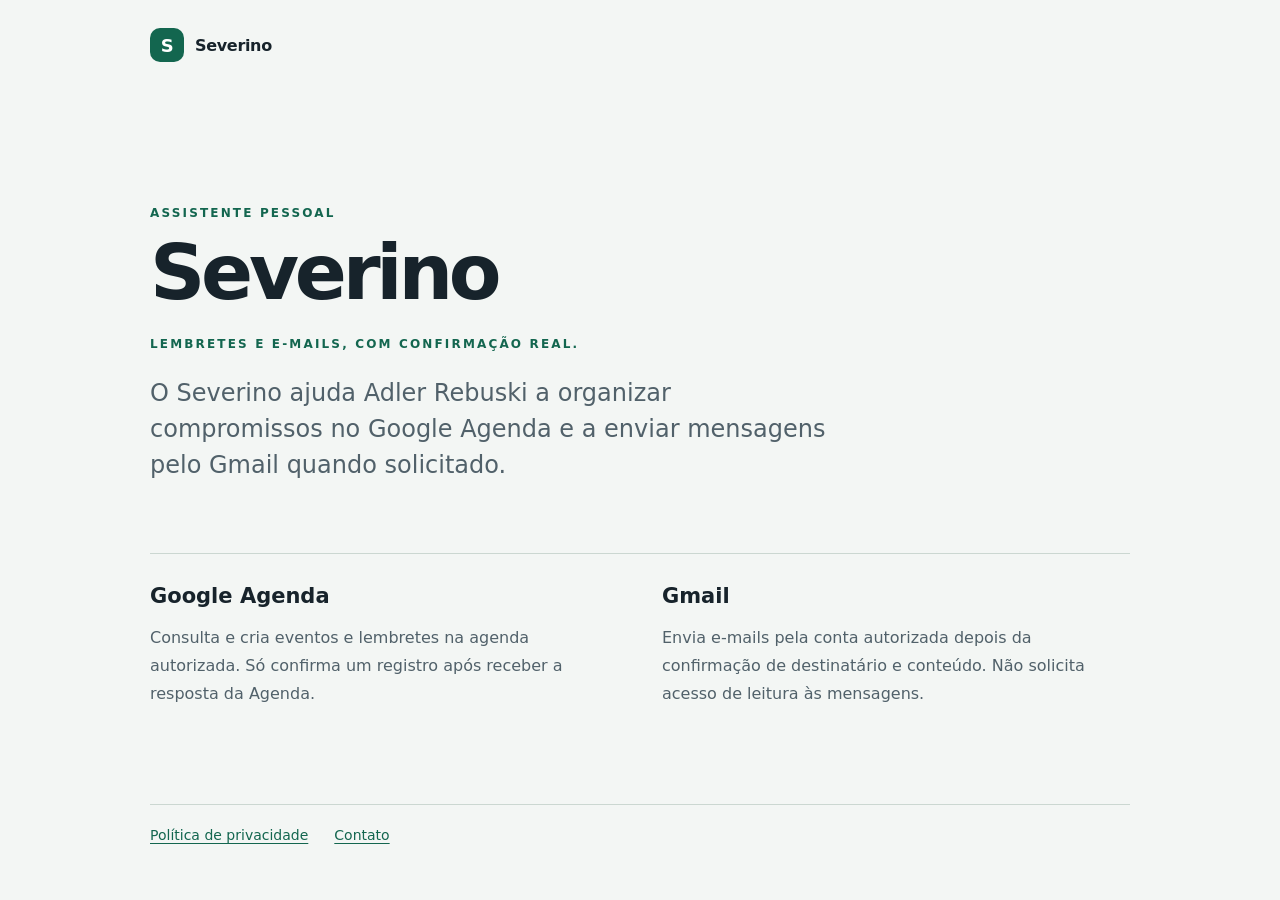
<file: index.html>
<!doctype html>
<html lang="pt-BR">
<head>
  <meta charset="utf-8">
  <meta name="viewport" content="width=device-width, initial-scale=1">
  <meta name="description" content="Severino: assistente pessoal de Adler Rebuski para lembretes no Google Agenda e envio de e-mails pelo Gmail.">
  <title>Severino</title>
  <link rel="stylesheet" href="styles.css">
</head>
<body>
  <main class="wrap">
    <header class="brand"><span class="mark">S</span><span>Severino</span></header>
    <section class="hero">
      <p class="eyebrow">Assistente pessoal</p>
      <h1>Severino</h1>
      <p class="eyebrow">Lembretes e e-mails, com confirmação real.</p>
      <p class="lead">O Severino ajuda Adler Rebuski a organizar compromissos no Google Agenda e a enviar mensagens pelo Gmail quando solicitado.</p>
      <div class="rule"></div>
      <div class="grid">
        <article><h2>Google Agenda</h2><p>Consulta e cria eventos e lembretes na agenda autorizada. Só confirma um registro após receber a resposta da Agenda.</p></article>
        <article><h2>Gmail</h2><p>Envia e-mails pela conta autorizada depois da confirmação de destinatário e conteúdo. Não solicita acesso de leitura às mensagens.</p></article>
      </div>
    </section>
    <footer><a href="privacy.html">Política de privacidade</a><a href="mailto:adlerrebuski@gmail.com">Contato</a></footer>
  </main>
</body>
</html>
</file>
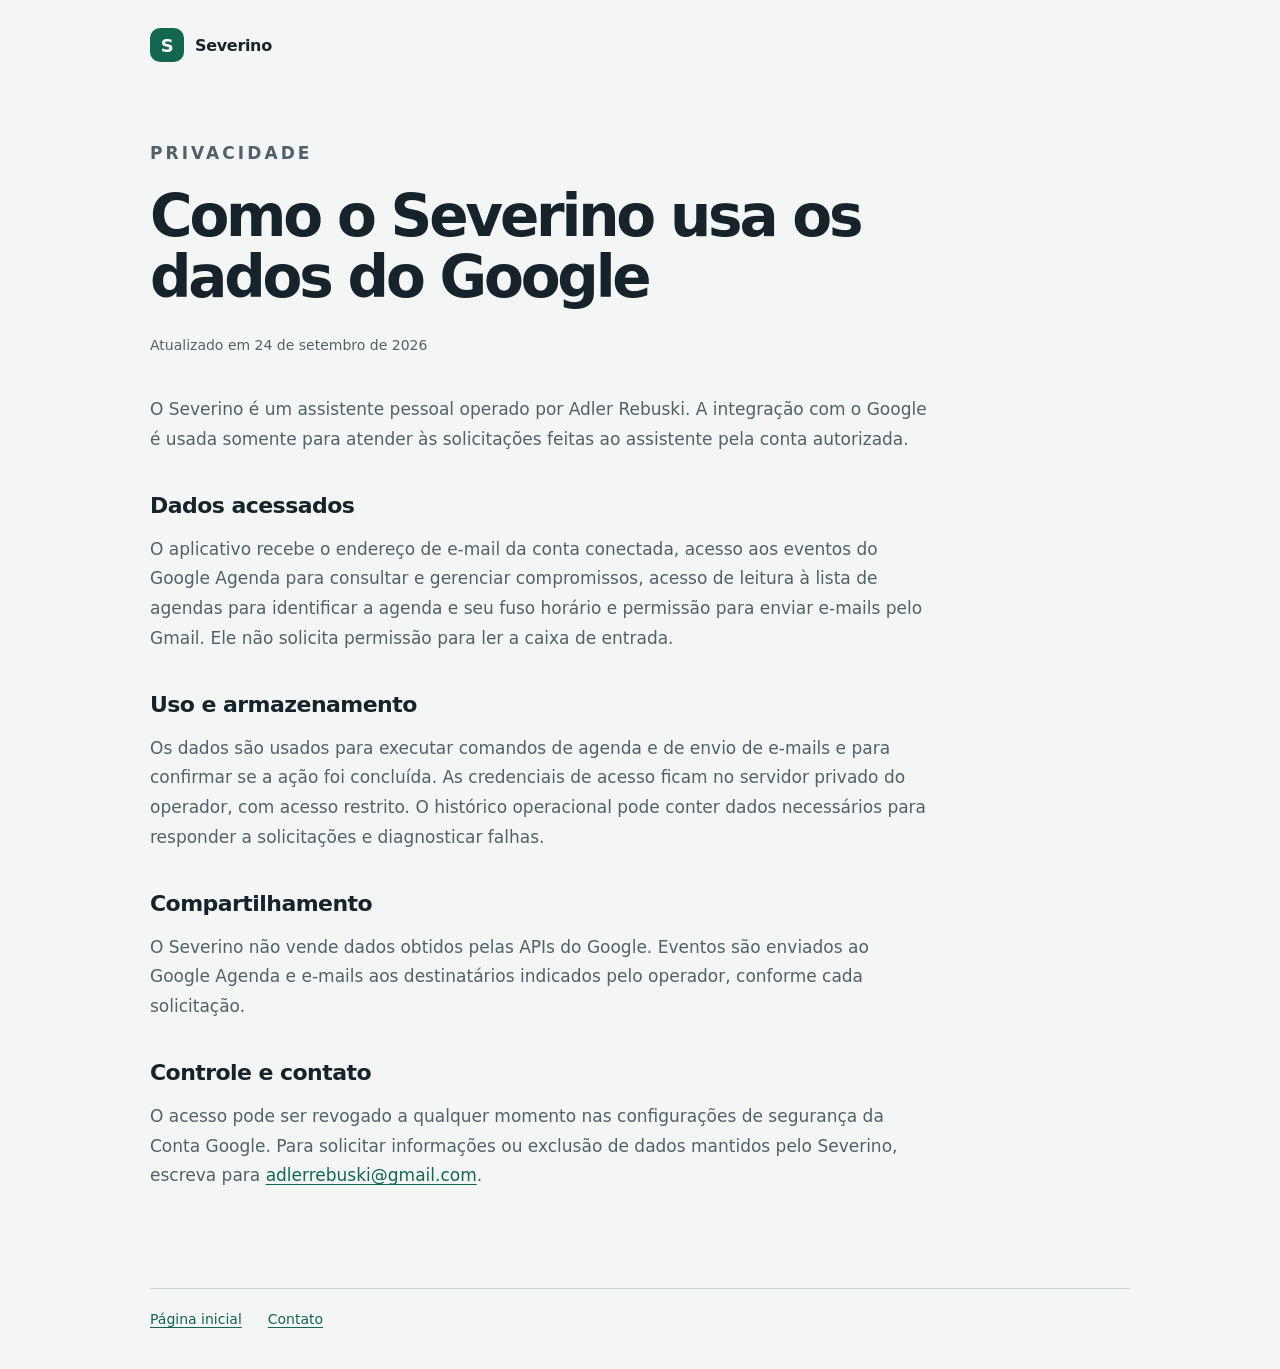
<file: privacy.html>
<!doctype html>
<html lang="pt-BR">
<head>
  <meta charset="utf-8">
  <meta name="viewport" content="width=device-width, initial-scale=1">
  <meta name="description" content="Política de privacidade da integração Severino com Google Agenda e Gmail.">
  <title>Privacidade — Severino</title>
  <link rel="stylesheet" href="styles.css">
</head>
<body>
  <main class="wrap">
    <header class="brand"><span class="mark">S</span><a href="index.html">Severino</a></header>
    <article class="policy">
      <p class="eyebrow">Privacidade</p>
      <h1>Como o Severino usa os dados do Google</h1>
      <p class="updated">Atualizado em 24 de setembro de 2026</p>
      <p>O Severino é um assistente pessoal operado por Adler Rebuski. A integração com o Google é usada somente para atender às solicitações feitas ao assistente pela conta autorizada.</p>
      <h2>Dados acessados</h2>
      <p>O aplicativo recebe o endereço de e-mail da conta conectada, acesso aos eventos do Google Agenda para consultar e gerenciar compromissos, acesso de leitura à lista de agendas para identificar a agenda e seu fuso horário e permissão para enviar e-mails pelo Gmail. Ele não solicita permissão para ler a caixa de entrada.</p>
      <h2>Uso e armazenamento</h2>
      <p>Os dados são usados para executar comandos de agenda e de envio de e-mails e para confirmar se a ação foi concluída. As credenciais de acesso ficam no servidor privado do operador, com acesso restrito. O histórico operacional pode conter dados necessários para responder a solicitações e diagnosticar falhas.</p>
      <h2>Compartilhamento</h2>
      <p>O Severino não vende dados obtidos pelas APIs do Google. Eventos são enviados ao Google Agenda e e-mails aos destinatários indicados pelo operador, conforme cada solicitação.</p>
      <h2>Controle e contato</h2>
      <p>O acesso pode ser revogado a qualquer momento nas configurações de segurança da Conta Google. Para solicitar informações ou exclusão de dados mantidos pelo Severino, escreva para <a href="mailto:adlerrebuski@gmail.com">adlerrebuski@gmail.com</a>.</p>
    </article>
    <footer><a href="index.html">Página inicial</a><a href="mailto:adlerrebuski@gmail.com">Contato</a></footer>
  </main>
</body>
</html>
</file>
<file: styles.css>
:root{color-scheme:light;--ink:#17232b;--muted:#51616a;--bg:#f3f6f4;--line:#cbd7d1;--accent:#13664f}
*{box-sizing:border-box}html{font-family:Inter,ui-sans-serif,system-ui,-apple-system,Segoe UI,sans-serif}body{margin:0;background:var(--bg);color:var(--ink)}a{color:var(--accent);text-underline-offset:3px}.wrap{max-width:1040px;margin:auto;padding:28px 30px 20px}.brand{display:flex;align-items:center;gap:11px;font-weight:750;letter-spacing:-.02em}.brand a{text-decoration:none;color:inherit}.mark{display:grid;place-items:center;width:34px;height:34px;border-radius:10px;background:var(--accent);color:white;font-size:18px}.hero{padding:clamp(60px,12vw,132px) 0 80px}.eyebrow{text-transform:uppercase;letter-spacing:.18em;font-size:12px;font-weight:750;color:var(--accent)}h1{max-width:820px;font-size:clamp(42px,6vw,78px);line-height:1.06;letter-spacing:-.055em;margin:12px 0 24px}.lead{max-width:700px;font-size:clamp(19px,2.2vw,24px);line-height:1.5;color:var(--muted)}.rule{border-top:1px solid var(--line);margin:70px 0 30px}.grid{display:grid;grid-template-columns:repeat(2,1fr);gap:44px}.grid h2{font-size:21px;margin:0 0 10px}.grid p,.policy p{line-height:1.75;color:var(--muted)}footer{display:flex;gap:26px;border-top:1px solid var(--line);padding:22px 0;font-size:14px}.policy{max-width:780px;padding:60px 0 80px}.policy h1{font-size:clamp(36px,5vw,58px)}.policy h2{font-size:22px;letter-spacing:-.025em;margin:38px 0 8px}.policy p{font-size:17px}.policy .updated{font-size:14px;margin-bottom:38px}@media(max-width:650px){.wrap{padding:20px}.hero{padding:65px 0}.grid{grid-template-columns:1fr;gap:18px}.rule{margin:44px 0 25px}}
</file>
